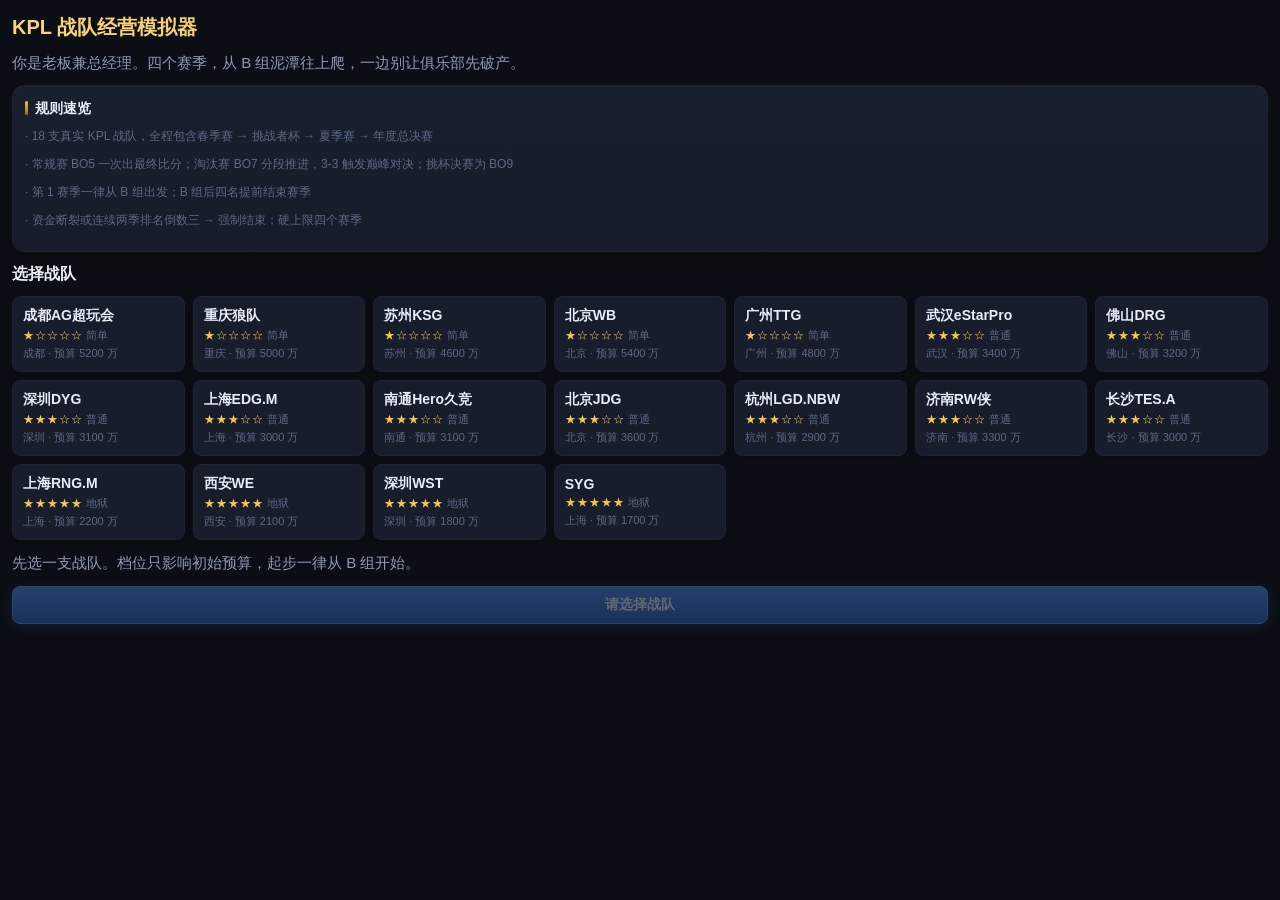
<file: index.html>
<!DOCTYPE html>
<html lang="zh-CN">
<head>
<meta charset="utf-8">
<meta name="viewport" content="width=device-width, initial-scale=1, viewport-fit=cover">
<meta name="theme-color" content="#0b0e14">
<title>KPL 战队经营模拟器</title>
<link rel="stylesheet" href="src/ui/style.css">
</head>
<body>
  <div id="app">
    <header id="topbar"></header>
    <main id="screen" aria-live="polite"></main>
    <nav id="tabbar"></nav>
  </div>
  <div id="modal-root"></div>
  <div id="toast-root"></div>
  <script type="module" src="src/ui/app.js"></script>
</body>
</html>
</file>
<file: src/ui/style.css>
/* KPL 战队经营模拟器 —— 单文件样式表
   深色电竞风，移动端优先，桌面端限制最大宽度居中 */
:root {
  --bg: #0b0e14;
  --bg-soft: #121722;
  --bg-card: #171d2b;
  --bg-hi: #1e2637;
  --line: #263048;
  --line-soft: #1c2333;
  --txt: #e8edf7;
  --txt-dim: #8e9ab4;
  --txt-mute: #5d6883;
  --gold: #f5c451;
  --gold-dim: #8a6d24;
  --blue: #4a9eff;
  --green: #35d07f;
  --red: #ff5f6d;
  --purple: #a97bff;
  --radius: 12px;
  --radius-sm: 8px;
  --shadow: 0 6px 24px rgba(0, 0, 0, .35);
}

* { box-sizing: border-box; -webkit-tap-highlight-color: transparent; }

html, body {
  margin: 0;
  padding: 0;
  background: var(--bg);
  color: var(--txt);
  font-family: -apple-system, BlinkMacSystemFont, "Segoe UI", "PingFang SC",
    "Hiragino Sans GB", "Microsoft YaHei", sans-serif;
  font-size: 15px;
  line-height: 1.5;
  overscroll-behavior-y: none;
}

#app {
  display: flex;
  flex-direction: column;
  min-height: 100vh;
  max-width: 780px;
  margin: 0 auto;
  background: linear-gradient(180deg, #0d1119 0%, #0b0e14 100%);
}

/* ── 顶栏 ───────────────────────────────────────────── */
#topbar {
  position: sticky;
  top: 0;
  z-index: 30;
  background: rgba(13, 17, 25, .94);
  backdrop-filter: blur(12px);
  border-bottom: 1px solid var(--line-soft);
  padding: 10px 14px 8px;
}
.tb-row { display: flex; align-items: center; gap: 10px; }
.tb-team { font-weight: 700; font-size: 16px; letter-spacing: .5px; }
.tb-div {
  font-size: 11px; font-weight: 700; padding: 1px 7px; border-radius: 20px;
  background: var(--bg-hi); color: var(--gold); border: 1px solid var(--gold-dim);
}
.tb-stage { flex: 1; text-align: right; font-size: 12px; color: var(--txt-dim); }
.tb-stats { display: flex; gap: 14px; margin-top: 6px; font-size: 12px; color: var(--txt-dim); }
.tb-stats b { color: var(--txt); font-weight: 600; }
.tb-stats .danger b { color: var(--red); }
.tb-stats .good b { color: var(--green); }

/* ── 屏幕 ───────────────────────────────────────────── */
#screen { flex: 1; padding: 14px; padding-bottom: 84px; }
h1, h2, h3 { margin: 0 0 10px; font-weight: 700; }
h1 { font-size: 20px; }
h2 { font-size: 16px; color: var(--txt); }
h3 { font-size: 14px; color: var(--txt-dim); font-weight: 600; letter-spacing: .3px; }
p { margin: 0 0 10px; }
.dim { color: var(--txt-dim); }
.mute { color: var(--txt-mute); font-size: 12px; }
.gold { color: var(--gold); }
.green { color: var(--green); }
.red { color: var(--red); }
.blue { color: var(--blue); }
.center { text-align: center; }
.row { display: flex; align-items: center; gap: 8px; }
.row.between { justify-content: space-between; }
.wrap { flex-wrap: wrap; }
.grow { flex: 1; }
.mt { margin-top: 12px; }
.mb { margin-bottom: 12px; }

/* ── 卡片 ───────────────────────────────────────────── */
.card {
  background: var(--bg-card);
  border: 1px solid var(--line-soft);
  border-radius: var(--radius);
  padding: 12px;
  margin-bottom: 10px;
}
.card.hi { border-color: var(--line); background: var(--bg-hi); }
.card.gold { border-color: var(--gold-dim); }
.card.danger { border-color: #5c2530; background: #1d1319; }
.card-title { font-weight: 700; margin-bottom: 8px; font-size: 14px; display: flex; align-items: center; gap: 6px; }
.card-title .tag { margin-left: auto; }

/* ── 按钮 ───────────────────────────────────────────── */
button {
  font-family: inherit;
  font-size: 14px;
  color: var(--txt);
  background: var(--bg-hi);
  border: 1px solid var(--line);
  border-radius: var(--radius-sm);
  padding: 9px 14px;
  cursor: pointer;
  transition: transform .06s, background .15s;
}
button:active { transform: scale(.97); }
button:disabled { opacity: .4; cursor: not-allowed; }
button.primary {
  background: linear-gradient(180deg, #3d7ee0, #2f66bb);
  border-color: #4a86e8; font-weight: 700;
}
button.gold { background: linear-gradient(180deg, #d8a93c, #b8862a); border-color: #e8c060; color: #1a1405; font-weight: 700; }
button.ghost { background: transparent; }
button.small { padding: 5px 10px; font-size: 12px; }
button.block { width: 100%; display: block; }

.btn-row { display: flex; gap: 8px; }
.btn-row > button { flex: 1; }

/* ── 底部动作区 ─────────────────────────────────────── */
#tabbar {
  position: fixed;
  bottom: 0; left: 0; right: 0;
  max-width: 780px;
  margin: 0 auto;
  display: flex;
  background: rgba(13, 17, 25, .96);
  backdrop-filter: blur(12px);
  border-top: 1px solid var(--line-soft);
  padding: 6px 6px calc(6px + env(safe-area-inset-bottom));
  z-index: 30;
}
#tabbar button {
  flex: 1; background: none; border: none; padding: 8px 4px;
  font-size: 11px; color: var(--txt-mute); display: flex;
  flex-direction: column; align-items: center; gap: 3px;
}
#tabbar button.on { color: var(--gold); }
#tabbar button .ico { font-size: 17px; line-height: 1; }

/* ── 表格 / 榜单 ────────────────────────────────────── */
table { width: 100%; border-collapse: collapse; font-size: 13px; }
th, td { padding: 6px 4px; text-align: left; border-bottom: 1px solid var(--line-soft); }
th { color: var(--txt-mute); font-weight: 600; font-size: 11px; letter-spacing: .4px; }
td.num, th.num { text-align: center; width: 34px; }
tr.me td { background: rgba(245, 196, 81, .10); color: var(--gold); font-weight: 700; }
tr.elim td { opacity: .38; }
tr.advance td { border-left: 2px solid var(--green); }
tr.relegate td { border-left: 2px solid var(--red); }

.div-head {
  display: flex; align-items: center; gap: 8px; margin: 14px 0 6px;
  font-weight: 700; font-size: 14px;
}
.div-head .badge {
  width: 22px; height: 22px; border-radius: 6px; display: grid; place-items: center;
  font-size: 12px; font-weight: 800;
}
.badge.S { background: linear-gradient(180deg, #f5c451, #c9992c); color: #1a1405; }
.badge.A { background: linear-gradient(180deg, #7fb2ff, #4a7fd0); color: #06121f; }
.badge.B { background: linear-gradient(180deg, #6b7590, #4a5368); color: #0d1017; }

/* ── 比分卡 ─────────────────────────────────────────── */
.score-line {
  display: flex; align-items: center; gap: 8px;
  padding: 7px 0; border-bottom: 1px solid var(--line-soft);
  font-size: 14px;
}
.score-line:last-child { border-bottom: none; }
.score-line .t { flex: 1; }
.score-line .t.right { text-align: right; }
.score-line .sc {
  font-weight: 800; font-variant-numeric: tabular-nums; min-width: 46px;
  text-align: center; letter-spacing: .5px;
}
.score-line.win .sc { color: var(--green); }
.score-line.lose .sc { color: var(--red); }
.score-line.mine { background: rgba(74, 158, 255, .09); border-radius: 6px; padding: 7px 6px; }
.score-line .flag { font-size: 10px; color: var(--txt-mute); }
.score-line .flag.m { color: var(--gold); }
.score-line .flag.e { color: var(--txt-dim); }

/* 对局小圆点 */
.games { display: flex; gap: 4px; margin-top: 6px; }
.game-dot {
  width: 20px; height: 20px; border-radius: 5px; display: grid; place-items: center;
  font-size: 10px; font-weight: 700; background: var(--bg-soft); color: var(--txt-mute);
}
.game-dot.w { background: rgba(53, 208, 127, .22); color: var(--green); }
.game-dot.l { background: rgba(255, 95, 109, .18); color: var(--red); }
.game-dot.peak { outline: 1px solid var(--gold); }

/* 巅峰对决横幅 */
.peak-banner {
  margin-top: 8px; padding: 8px 10px; border-radius: var(--radius-sm);
  background: linear-gradient(90deg, rgba(245, 196, 81, .18), rgba(169, 123, 255, .18));
  border: 1px solid var(--gold-dim); font-size: 12px; color: var(--gold); font-weight: 600;
}

/* ── 巅峰对决 BP ───────────────────────────────────── */
.peak-meta { display: grid; grid-template-columns: repeat(5, minmax(0, 1fr)); gap: 6px; margin-bottom: 6px; }
.peak-meta-hero {
  background: var(--bg-hi); border: 1px solid var(--line); border-radius: var(--radius-sm);
  padding: 6px 4px; text-align: center; min-width: 0;
}
.peak-meta-hero .mute { font-size: 10px; }
.peak-meta-hero .nm { font-size: 13px; font-weight: 700; overflow: hidden; text-overflow: ellipsis; white-space: nowrap; }
.peak-meta-hero .tag { font-size: 10px; margin-top: 2px; display: inline-block; }
.peak-pick-row {
  display: flex; align-items: center; gap: 8px;
  padding: 6px 0; border-top: 1px solid var(--line-soft); font-size: 12px;
}
.peak-pick-row .pos { flex: none; width: 72px; color: var(--txt-dim); }
.peak-pick-row .grow { display: flex; align-items: baseline; gap: 4px; overflow: hidden; }
.peak-pick-row .mute { font-size: 11px; }
.peak-lineup { display: flex; align-items: center; gap: 4px; flex-wrap: wrap; margin-top: 4px; }
.peak-lineup .mute { flex: none; width: 44px; }
.peak-lineup .pill { font-size: 11px; padding: 2px 6px; }
/* 对手 BP 习惯 */
.peak-habit { display: grid; grid-template-columns: repeat(5, minmax(0, 1fr)); gap: 6px; margin-bottom: 6px; }
.peak-habit-hero {
  background: rgba(255, 95, 109, .08); border: 1px solid var(--line); border-radius: var(--radius-sm);
  padding: 5px 4px; text-align: center; min-width: 0;
}
.peak-habit-hero .mute { font-size: 10px; }
.peak-habit-hero .nm { font-size: 13px; font-weight: 700; overflow: hidden; text-overflow: ellipsis; white-space: nowrap; }
.hero-picker { display: grid; grid-template-columns: repeat(2, minmax(0, 1fr)); gap: 6px; max-height: 60vh; overflow-y: auto; }
.hero-opt {
  display: flex; align-items: center; gap: 6px; padding: 8px; border-radius: var(--radius-sm);
  background: var(--bg-hi); border: 1px solid var(--line); cursor: pointer; font-size: 13px;
}
.hero-opt:hover { border-color: var(--gold-dim); }
.hero-opt.on { border-color: var(--gold); background: rgba(245, 196, 81, .1); }
.hero-opt b { flex: 1; }
.hero-opt .tag { font-size: 10px; }
.hero-opt .mute { font-size: 11px; }

/* ── 阶段进度 ───────────────────────────────────────── */
.stage-strip { display: flex; gap: 4px; margin-bottom: 12px; }
.stage-strip .seg {
  flex: 1; height: 4px; border-radius: 2px; background: var(--bg-hi);
}
.stage-strip .seg.done { background: var(--gold-dim); }
.stage-strip .seg.now { background: var(--gold); }

/* ── 选手卡 ─────────────────────────────────────────── */
.p-grid { display: grid; grid-template-columns: repeat(auto-fill, minmax(150px, 1fr)); gap: 8px; }
.p-card {
  background: var(--bg-card); border: 1px solid var(--line-soft);
  border-radius: var(--radius-sm); padding: 9px;
}
.p-card.starter { border-color: var(--line); }
.p-card .nm { font-weight: 700; font-size: 14px; }
.p-card .role { font-size: 11px; color: var(--txt-mute); }
.p-card .ovr { font-size: 19px; font-weight: 800; font-variant-numeric: tabular-nums; }
.p-card .bar { height: 3px; background: var(--bg-hi); border-radius: 2px; margin-top: 6px; overflow: hidden; }
.p-card .bar > i { display: block; height: 100%; background: linear-gradient(90deg, #4a9eff, #35d07f); }

/* ── 弹窗 ───────────────────────────────────────────── */
#modal-root:empty { display: none; }
.modal-bg {
  position: fixed; inset: 0; background: rgba(4, 6, 10, .78);
  display: grid; place-items: center; padding: 18px; z-index: 100;
  animation: fade .16s ease;
}
.modal {
  width: 100%; max-width: 460px; max-height: 88vh; overflow-y: auto;
  background: var(--bg-card); border: 1px solid var(--line);
  border-radius: 14px; padding: 16px; box-shadow: var(--shadow);
  animation: pop .18s ease;
}
.modal h2 { margin-bottom: 10px; }
@keyframes fade { from { opacity: 0; } }
@keyframes pop { from { transform: translateY(10px) scale(.98); opacity: 0; } }

/* ── 提示条 ─────────────────────────────────────────── */
#toast-root { position: fixed; bottom: 78px; left: 0; right: 0; z-index: 120; pointer-events: none; }
.toast {
  max-width: 420px; margin: 6px auto; padding: 9px 14px; border-radius: 20px;
  background: rgba(30, 38, 55, .96); border: 1px solid var(--line);
  font-size: 13px; text-align: center; box-shadow: var(--shadow);
  animation: fade .2s ease;
}

/* ── 选队页 ─────────────────────────────────────────── */
.team-pick {
  display: grid; grid-template-columns: repeat(auto-fill, minmax(160px, 1fr)); gap: 8px;
}
.team-opt {
  text-align: left; padding: 10px; border-radius: var(--radius-sm);
  background: var(--bg-card); border: 1px solid var(--line-soft);
}
.team-opt.on { border-color: var(--gold); background: rgba(245, 196, 81, .09); }
.team-opt .nm { font-weight: 700; font-size: 14px; }
.team-opt .mt-line { font-size: 11px; color: var(--txt-mute); margin-top: 3px; }
.stars { color: var(--gold); letter-spacing: 1px; font-size: 11px; }

/* ── 年度积分 / 荣誉 ────────────────────────────────── */
.pill {
  display: inline-block; padding: 2px 8px; border-radius: 20px;
  font-size: 11px; background: var(--bg-hi); color: var(--txt-dim);
  border: 1px solid var(--line-soft); margin: 0 4px 4px 0;
}
.pill.gold { color: var(--gold); border-color: var(--gold-dim); }
.pill.blue { color: var(--blue); border-color: #26456e; }
.pill.green { color: var(--green); border-color: #1f5c3d; }

.honor-wall { display: flex; flex-wrap: wrap; gap: 6px; }

/* ── 大字数字 ───────────────────────────────────────── */
.big { font-size: 26px; font-weight: 800; font-variant-numeric: tabular-nums; }
.stat-box { text-align: center; flex: 1; }
.stat-box .k { font-size: 11px; color: var(--txt-mute); }
.stat-box .v { font-size: 17px; font-weight: 700; font-variant-numeric: tabular-nums; }

.split { display: flex; gap: 8px; }
.split > * { flex: 1; }

.ledger { font-size: 13px; }
.ledger .li { display: flex; justify-content: space-between; padding: 4px 0; border-bottom: 1px solid var(--line-soft); }
.ledger .li:last-child { border-bottom: none; }
.ledger .li.total { font-weight: 700; border-top: 1px solid var(--line); margin-top: 4px; padding-top: 7px; }

/* ── 训练中心 / 资金决策 ─────────────────────────────── */
.btn-col { display: flex; flex-direction: column; gap: 6px; }
.btn-col > button { width: 100%; }
.train-row {
  display: flex; align-items: center; gap: 8px;
  padding: 5px 0; border-top: 1px solid var(--line-soft);
}
.train-row:first-of-type { border-top: none; }

/* ── 抽卡建队 ───────────────────────────────────────── */
.draft-row {
  display: flex; align-items: center; gap: 8px;
  padding: 7px 0; border-bottom: 1px solid var(--line-soft);
}
.draft-row:last-child { border-bottom: none; }
.draft-role { width: 52px; flex: none; font-size: 12px; color: var(--txt-dim); }
.draft-card { flex: 1; min-width: 0; }
.draft-ovr { font-weight: 800; color: var(--gold); font-variant-numeric: tabular-nums; }

/* 稀有度徽章 */
.rarity {
  font-size: 10px; font-weight: 700; padding: 2px 8px; border-radius: 20px;
  border: 1px solid var(--line); background: var(--bg-hi); white-space: nowrap;
}
.rarity.tone-gold { color: #1a1405; background: linear-gradient(180deg, #f5c451, #c9992c); border-color: #e8c060; }
.rarity.tone-purple { color: #f2ecff; background: linear-gradient(180deg, #7d4fd0, #5b35a3); border-color: #a97bff; }
.rarity.tone-blue { color: #06121f; background: linear-gradient(180deg, #7fb2ff, #4a7fd0); border-color: #4a86e8; }
.rarity.tone-plain { color: var(--txt-mute); }

/* ── 球员剧情线：性格 / 成长弧 / 采访 ─────────────────── */
.p-card.clickable { cursor: pointer; }
.p-card.clickable:active { transform: scale(.99); }
.p-card.clickable:hover { border-color: var(--line); }

/* 性格 / 成长弧标签：按 tone 上色 */
.pill.tone-gold { color: var(--gold); border-color: var(--gold-dim); }
.pill.tone-red { color: var(--red); border-color: #5c2530; }
.pill.tone-green { color: var(--green); border-color: #1f5c3d; }
.pill.tone-blue { color: var(--blue); border-color: #26456e; }
.pill.tone-purple { color: var(--purple); border-color: #40305e; }
.pill.trait { background: rgba(255, 255, 255, .03); }

/* 迷你成长曲线 */
.grow-bars {
  display: flex; align-items: flex-end; gap: 8px;
  height: 96px; margin-top: 10px; padding: 6px 2px 0;
  border-bottom: 1px solid var(--line-soft);
}
.grow-bars .gb {
  flex: 1; display: flex; flex-direction: column; align-items: center;
  justify-content: flex-end; height: 100%;
}
.grow-bars .gb .bar {
  width: 60%; min-height: 6px; border-radius: 4px 4px 0 0;
  background: linear-gradient(180deg, #4a9eff, #35d07f);
}
.grow-bars .gb.down .bar { background: linear-gradient(180deg, #ff8a5c, #ff5f6d); }
.grow-bars .gb .lb { font-size: 10px; color: var(--txt-mute); margin-top: 4px; }
.grow-bars .gb .val { font-size: 10px; color: var(--txt-dim); font-variant-numeric: tabular-nums; }

/* 赛后采访 */
.interview {
  margin-top: 8px; padding: 8px 10px; border-radius: var(--radius-sm);
  background: var(--bg-soft); border-left: 3px solid var(--line);
}
.interview.win { border-left-color: var(--green); }
.interview.lose { border-left-color: var(--red); }
.interview .who { font-size: 12px; font-weight: 700; }
.interview .said { font-size: 13px; color: var(--txt-dim); margin-top: 3px; }

/* 更衣室 / 焦点故事行 */
.locker-row {
  padding: 8px 0; border-bottom: 1px solid var(--line-soft); cursor: pointer;
}
.locker-row:last-child { border-bottom: none; }
.locker-row:hover { background: rgba(255, 255, 255, .02); }

/* 语录 */
.quote {
  font-size: 13px; color: var(--txt-dim); font-style: italic;
  border-left: 2px solid var(--gold-dim); padding: 2px 0 2px 10px; margin: 8px 0 0;
}


/* ══════════════════ 工作台：2×2 网格（三角落常驻 + 中央页签切换） ══════════════════ */
.workbench {
  display: grid;
  grid-template-areas:
    "workspace match"
    "board     next";
  /* 左上工作台给足宽度（约 7 成），右栏只放信息 */
  grid-template-columns: minmax(0, 2.1fr) minmax(0, 1fr);
  grid-template-rows: minmax(0, 1fr) minmax(0, auto);
  gap: 10px;
  height: 100%;
  min-height: 0;
}
/* 工作台主区域：内容压缩到一屏；万一超长则内部滚动兜底（不裁剪） */
.panel-workspace { grid-area: workspace; min-height: 0; overflow-y: auto; }
.panel-match      { grid-area: match; }
.panel-board      { grid-area: board; }
.panel-next       { grid-area: next; }

.panel-workspace, .panel-board, .panel-match, .panel-squad, .panel-next {
  background: var(--bg-card);
  border: 1px solid var(--line);
  border-radius: var(--radius);
  padding: 10px 11px;
  min-width: 0;
}
.panel-board, .panel-match, .panel-squad, .panel-next { overflow-y: auto; }
.panel-title {
  display: flex; align-items: center; justify-content: space-between; gap: 6px;
  font-size: 13px; font-weight: 700; margin-bottom: 6px;
}

/* 右下：下一步/推进按钮面板 */
.panel-next { display: flex; flex-direction: column; justify-content: center; }
.panel-next .primary { width: 100%; font-size: 14px; padding: 12px; }

/* 左下：历史战绩（荣誉 + 名次 + 交战记录） */
.history { display: flex; flex-direction: column; gap: 8px; }
.his-sec { display: flex; flex-direction: column; gap: 2px; }
.his-title { font-size: 11px; color: var(--txt-dim); font-weight: 700; margin-bottom: 2px; }
.his-honor { font-size: 12px; color: var(--gold); }
.his-rank { font-size: 12px; color: var(--txt); }
.his-h2h { display: flex; align-items: center; gap: 6px; font-size: 12px; padding: 1px 0; border-top: 1px solid var(--line-soft); }
.his-h2h .nm { flex: 1; overflow: hidden; text-overflow: ellipsis; white-space: nowrap; }
.his-h2h .rec { font-variant-numeric: tabular-nums; }
.his-h2h .rec.win { color: var(--green); }
.his-h2h .rec.lose { color: var(--red); }
.his-h2h .last { font-size: 11px; color: var(--txt-mute); }

/* 左下：常规赛积分榜（保留，供窄屏/页签使用） */
.board-table { display: flex; flex-direction: column; gap: 9px; }
.board-row {
  display: flex; align-items: center; gap: 6px;
  font-size: 12px; padding: 2px 0; border-top: 1px solid var(--line-soft);
}
.board-row .pos { width: 14px; color: var(--txt-mute); font-variant-numeric: tabular-nums; }
.board-row .nm { flex: 1; overflow: hidden; text-overflow: ellipsis; white-space: nowrap; }
.board-row .rec { color: var(--txt-dim); font-variant-numeric: tabular-nums; }
.board-row .net { width: 26px; text-align: right; color: var(--txt-mute); font-variant-numeric: tabular-nums; }
.board-row.mine { color: var(--gold); font-weight: 700; }
.board-row.mine .rec, .board-row.mine .net { color: var(--gold); }

/* 左下：淘汰赛对阵图（官方赛程图样式：横向分层树） */
.bk2 { overflow-x: auto; overflow-y: hidden; }
.bk2-grid { display: flex; gap: 10px; align-items: stretch; min-width: 300px; }
.bk2-stack { display: flex; flex-direction: column; gap: 8px; justify-content: space-around; flex: 1 1 0; }
.bk2-col { display: flex; flex-direction: column; gap: 4px; flex: 1 1 0; }
.bk2-col-title {
  font-size: 10px; color: var(--txt-dim); font-weight: 700;
  border-left: 3px solid var(--gold-dim); padding-left: 4px; margin-bottom: 2px;
}
.bk2-col.wb .bk2-col-title { border-left-color: var(--gold); }
.bk2-col.f .bk2-col-title { border-left-color: var(--gold); color: var(--gold); }
.bk2-node {
  border: 1px solid var(--line); border-radius: 6px;
  background: var(--bg-hi); overflow: hidden;
  position: relative; flex: none;
}
.bk2-node::after {
  /* 晋级连接线：从节点右侧伸出一段横线 */
  content: ''; position: absolute; right: -8px; top: 50%;
  width: 8px; height: 2px; background: var(--line);
}
.bk2-col:last-child .bk2-node::after { display: none; }
.bk2-node.mine { border-color: var(--gold); }
.bk2-row {
  display: flex; align-items: center; gap: 4px;
  font-size: 11px; padding: 2px 5px; line-height: 1.35;
}
.bk2-row + .bk2-row { border-top: 1px solid var(--line-soft); }
.bk2-team { flex: 1; overflow: hidden; text-overflow: ellipsis; white-space: nowrap; min-width: 0; }
.bk2-team.win { color: var(--green); font-weight: 700; }
.bk2-team.lose { color: var(--txt-mute); text-decoration: line-through; }
.bk2-score { width: 12px; flex: none; text-align: center; color: var(--txt-dim); font-variant-numeric: tabular-nums; }
/* 保留旧的 .brk-* 以兼容（如有残留） */
.brk-sec { margin-bottom: 8px; }
.brk-title { font-size: 11px; color: var(--txt-dim); margin-bottom: 3px; }

/* 右下：战队情况 */
.mini-stats { display: grid; grid-template-columns: repeat(3, minmax(0, 1fr)); gap: 4px; margin-bottom: 6px; }
.mini-stats .ms { background: var(--bg-hi); border-radius: var(--radius-sm); padding: 4px 6px; text-align: center; min-width: 0; }
.mini-stats .ms .k { display: block; font-size: 10px; color: var(--txt-mute); }
.mini-stats .ms b { font-size: 12px; }
.squad-list { display: flex; flex-direction: column; }
.squad-row {
  display: flex; align-items: center; gap: 6px;
  font-size: 12px; padding: 4px 0; border-top: 1px solid var(--line-soft); cursor: pointer;
}
.squad-row:first-child { border-top: none; }
.squad-row .role { width: 40px; flex: none; color: var(--txt-dim); font-size: 11px; }
.squad-row .nm { flex: 1; overflow: hidden; text-overflow: ellipsis; white-space: nowrap; }
.squad-row .ovr { color: var(--gold); font-weight: 700; font-variant-numeric: tabular-nums; }
.panel-match .games { margin-top: 4px; }

/* ══════════════════ 整屏不滚动：外壳改为占满视口的弹性布局 ══════════════════
   目标：主界面永远是一屏，不出现整页上下滚动条；需要时由各个面板内部滚动。
   建队页 / 休赛期表单内容较长，会移除 #screen 的 locked 类，恢复内部滚动。 */
html, body { height: 100%; overflow: hidden; }

#app {
  height: 100vh;
  height: 100dvh;
  max-width: 1500px;
  overflow: hidden;
}
#topbar {
  position: static;
  flex: 0 0 auto;
  padding: 8px 14px 7px;
}
#topbar:empty { display: none; }
#screen {
  flex: 1 1 auto;
  min-height: 0;
  overflow-y: auto;
  padding: 12px;
}
#screen.locked {
  overflow: hidden;
  /* 锁定模式下让 .workbench 能可靠地撑满整屏（flex 列 + 子项 stretch） */
  display: flex;
  flex-direction: column;
}
#tabbar {
  position: static;
  flex: 0 0 auto;
  max-width: none;
  margin: 0;
  padding-top: 4px;
  padding-bottom: max(4px, env(safe-area-inset-bottom));
}
#tabbar:empty { display: none; }

/* 工作台：撑满 #screen 的可用高度 */
.workbench {
  flex: 1 1 auto;
  min-height: 0;
  align-items: stretch;
  /* 兜底：即便父级不是 flex 容器，也尽量占满 */
  height: 100%;
}

/* 细滚动条（只在面板内部出现） */
.panel-workspace, .panel-board, .panel-match, .panel-squad, .panel-next, #screen {
  scrollbar-width: thin;
  scrollbar-color: var(--line) transparent;
}
.panel-workspace::-webkit-scrollbar, .panel-board::-webkit-scrollbar,
.panel-match::-webkit-scrollbar, .panel-squad::-webkit-scrollbar,
.panel-next::-webkit-scrollbar, #screen::-webkit-scrollbar { width: 6px; height: 6px; }
.panel-workspace::-webkit-scrollbar-thumb, .panel-board::-webkit-scrollbar-thumb,
.panel-match::-webkit-scrollbar-thumb, .panel-squad::-webkit-scrollbar-thumb,
.panel-next::-webkit-scrollbar-thumb, #screen::-webkit-scrollbar-thumb { background: var(--line); border-radius: 3px; }
.panel-workspace::-webkit-scrollbar-track, .panel-board::-webkit-scrollbar-track,
.panel-match::-webkit-scrollbar-track, .panel-squad::-webkit-scrollbar-track,
.panel-next::-webkit-scrollbar-track, #screen::-webkit-scrollbar-track { background: transparent; }

/* 左下积分榜：S/A/B 三组并排，撑满整行，不留空白 */
.board-split {
  display: grid;
  grid-template-columns: minmax(0, 1.7fr) minmax(0, 1fr);
  gap: 10px;
  align-items: start;
}
.board-table {
  display: grid;
  grid-template-columns: repeat(3, minmax(0, 1fr));
  gap: 8px;
}
.board-head {
  display: flex; align-items: center; gap: 5px;
  font-size: 12px; margin-bottom: 3px;
}
.board-head .mute { font-size: 10px; margin-left: auto; }
.board-row { font-size: 12px; padding: 1px 0; }
.board-row .nm { min-width: 0; }
.board-row .rec { font-size: 11px; }

/* 工作台里的卡片收紧一点，尽量一屏放下 */
.panel-workspace .card { padding: 8px 10px; margin-bottom: 0; }
.panel-workspace .card-title { font-size: 13px; margin-bottom: 3px; }
.panel-workspace h1 { font-size: 16px; margin-bottom: 5px; }
.panel-workspace h2 { font-size: 14px; margin: 4px 0 6px; }
.panel-workspace p { margin-bottom: 6px; }
.panel-workspace .card + .card { margin-top: 6px; }

/* 训练页：一行一名球员，保证工作台一屏放下 */
.tr-rows { display: flex; flex-direction: column; gap: 4px; }
.tr-row {
  display: grid;
  grid-template-columns: minmax(70px, 1.2fr) repeat(5, minmax(0, 1fr));
  gap: 4px; align-items: center;
  background: var(--bg-hi); border-radius: var(--radius-sm);
  padding: 4px 6px;
}
.tr-row.tr-head { background: none; padding: 0 6px; }
.tr-row.tr-head span { font-size: 10px; color: var(--txt-mute); font-weight: 700; text-align: center; }
.tr-row.tr-head .tr-p { text-align: left; }
.tr-p { display: flex; align-items: baseline; gap: 2px; overflow: hidden; cursor: pointer; min-width: 0; }
.tr-p b { font-size: 12px; overflow: hidden; text-overflow: ellipsis; white-space: nowrap; }
.tr-p .gold { font-size: 12px; }
.tr-btn { width: 100%; padding: 5px 2px; font-size: 11px; text-align: center; }

/* 近五场战绩里的胜负小点 */
.his-h2h .dot { flex: none; width: 20px; text-align: center; font-size: 10px; border-radius: 4px; }
.his-h2h .dot.w { background: rgba(53, 208, 127, .15); color: var(--green); }
.his-h2h .dot.l { background: rgba(255, 95, 109, .15); color: var(--red); }

/* 窄屏（不分栏时由 JS 直接渲染整页，这里只做兜底）：放开滚动 */
@media (max-width: 1099px) {
  #screen.locked { overflow-y: auto; }
  .workbench { height: auto; }
  .panel-workspace, .panel-board, .panel-match, .panel-squad, .panel-next {
    overflow-y: visible; min-height: 0;
  }
  .board-table { grid-template-columns: repeat(3, minmax(0, 1fr)); }
}

/* ══════════════════ 视觉增强（v1.9 整体美化） ══════════════════ */

/* 背景氛围：顶部金色光晕 + 底部蓝紫光晕，营造电竞舞台感 */
body::before {
  content: ''; position: fixed; inset: 0; z-index: -1; pointer-events: none;
  background:
    radial-gradient(900px 420px at 50% -8%, rgba(245, 196, 81, .10), transparent 60%),
    radial-gradient(720px 420px at 85% 110%, rgba(74, 158, 255, .10), transparent 60%),
    radial-gradient(620px 380px at 12% 108%, rgba(169, 123, 255, .08), transparent 60%);
}
#app {
  max-width: 1500px;
  background: transparent;
}

/* 卡片：更精致的边框与内发光 */
.card {
  border: 1px solid var(--line-soft);
  background: linear-gradient(180deg, rgba(30, 38, 55, .72), rgba(23, 29, 43, .9));
  box-shadow: 0 1px 0 rgba(255, 255, 255, .02) inset, 0 8px 20px rgba(0, 0, 0, .18);
}
.card.hi { border-color: var(--line); background: linear-gradient(180deg, rgba(38, 48, 70, .75), rgba(30, 38, 55, .9)); }
.card.gold {
  border-color: var(--gold-dim);
  background: linear-gradient(180deg, rgba(245, 196, 81, .08), rgba(23, 29, 43, .92));
  box-shadow: 0 0 0 1px rgba(245, 196, 81, .12) inset, 0 10px 26px rgba(0, 0, 0, .28);
}

/* 卡片标题：左侧金色竖条，强化层级 */
.card-title { position: relative; padding-left: 10px; }
.card-title::before {
  content: ''; position: absolute; left: 0; top: 50%; transform: translateY(-50%);
  width: 3px; height: 14px; border-radius: 2px;
  background: linear-gradient(180deg, var(--gold), var(--gold-dim));
}

/* 面板标题：金色装饰 */
.panel-title { position: relative; padding-left: 10px; }
.panel-title::before {
  content: ''; position: absolute; left: 0; top: 50%; transform: translateY(-50%);
  width: 3px; height: 14px; border-radius: 2px;
  background: linear-gradient(180deg, var(--gold), var(--gold-dim));
}

/* 标题 h1：金色渐变文字 */
h1 {
  background: linear-gradient(90deg, #f8d57e, #f5c451 40%, #e8a33c);
  -webkit-background-clip: text; background-clip: text; -webkit-text-fill-color: transparent;
}

/* 按钮：更精致的渐变与阴影，hover 发光 */
button {
  background: linear-gradient(180deg, #232c41, #1b2233);
  box-shadow: 0 2px 6px rgba(0, 0, 0, .25);
}
button:hover:not(:disabled) { border-color: #35455f; }
button.primary {
  background: linear-gradient(180deg, #4a8bee, #3167bf);
  border-color: #5d97f2;
  box-shadow: 0 3px 12px rgba(74, 158, 255, .28);
}
button.primary:hover:not(:disabled) { box-shadow: 0 4px 16px rgba(74, 158, 255, .42); }
button.gold {
  background: linear-gradient(180deg, #e2b24a, #bd8b28);
  border-color: #f0c96a; color: #1a1405;
  box-shadow: 0 3px 12px rgba(245, 196, 81, .3);
}
button.gold:hover:not(:disabled) { box-shadow: 0 4px 18px rgba(245, 196, 81, .45); }

/* 顶栏：金色渐变底线 + 音乐按钮 */
#topbar { border-bottom: 1px solid transparent; border-image: linear-gradient(90deg, transparent, var(--gold-dim), transparent) 1; }
.tb-bgm {
  flex: none; width: 30px; height: 30px; padding: 0;
  border-radius: 50%; display: grid; place-items: center; font-size: 14px;
}
.tb-team { background: linear-gradient(90deg, #f8d57e, #f5c451); -webkit-background-clip: text; background-clip: text; -webkit-text-fill-color: transparent; }

/* 底部导航：激活态金色光晕 */
#tabbar button.on { color: var(--gold); text-shadow: 0 0 12px rgba(245, 196, 81, .5); }
#tabbar button.on .ico { transform: translateY(-1px); }

/* 比分卡数字：更醒目 */
.score-line .sc { color: var(--txt); }

/* 小圆点：圆润 + 微光 */
.game-dot { border-radius: 50%; box-shadow: 0 1px 3px rgba(0, 0, 0, .3); }
.game-dot.w { box-shadow: 0 0 8px rgba(53, 208, 127, .35); }
.game-dot.l { box-shadow: 0 0 8px rgba(255, 95, 109, .3); }

/* 滚动条：金色系 */
.panel-workspace::-webkit-scrollbar-thumb, .panel-board::-webkit-scrollbar-thumb,
.panel-match::-webkit-scrollbar-thumb, .panel-squad::-webkit-scrollbar-thumb,
.panel-next::-webkit-scrollbar-thumb, #screen::-webkit-scrollbar-thumb,
.modal::-webkit-scrollbar-thumb, .hero-picker::-webkit-scrollbar-thumb {
  background: var(--gold-dim); border-radius: 3px;
}

/* 巅峰对决：整卡金色光晕氛围 */
.card.gold .card-title::before { background: linear-gradient(180deg, #ffe08a, #f5c451); }
.peak-banner { box-shadow: 0 4px 16px rgba(245, 196, 81, .15); }

/* 英雄选择器选项：hover 精致 */
.hero-opt { transition: border-color .12s, transform .06s, background .12s; }
.hero-opt:hover { border-color: var(--gold); background: rgba(245, 196, 81, .06); }
.hero-opt:active { transform: scale(.98); }
.hero-opt.on { box-shadow: 0 0 0 1px var(--gold) inset; }

/* 工作台面板：微妙的背景层次 */
.panel-workspace, .panel-board, .panel-match, .panel-next, .panel-squad {
  background: linear-gradient(180deg, rgba(23, 29, 43, .8), rgba(18, 23, 34, .88));
}

/* 树形对阵图节点：赢家高亮微光 */
.bk2-node.mine { box-shadow: 0 0 0 1px var(--gold), 0 4px 12px rgba(245, 196, 81, .18); }

/* 弹窗：精致描边 */
.modal { border-color: var(--line); box-shadow: 0 20px 60px rgba(0, 0, 0, .5); }

/* 提示条：金色描边 */
.toast { border-color: var(--gold-dim); background: linear-gradient(180deg, rgba(38, 48, 70, .97), rgba(30, 38, 55, .97)); }

/* ══════════════════ 巅峰对决金边渐显 + 夺冠捧杯 ══════════════════ */

/* 巅峰对决卡片：金边从无到有渐渐镶嵌 */
.peak-card { position: relative; overflow: hidden; }
.peak-card::before {
  content: ''; position: absolute; inset: 0; border-radius: inherit; pointer-events: none;
  border: 2px solid transparent;
  animation: peak-gold-in 1.6s ease forwards;
}
@keyframes peak-gold-in {
  0%   { border-color: rgba(245, 196, 81, 0); box-shadow: inset 0 0 0 rgba(245, 196, 81, 0); }
  45%  { border-color: rgba(245, 196, 81, .28); }
  100% { border-color: rgba(245, 196, 81, .9); box-shadow: inset 0 0 26px rgba(245, 196, 81, .16); }
}
/* 金边持续呼吸光晕 */
.peak-card::after {
  content: ''; position: absolute; inset: 0; border-radius: inherit; pointer-events: none;
  animation: peak-gold-breathe 3s ease-in-out infinite;
}
@keyframes peak-gold-breathe {
  0%, 100% { box-shadow: inset 0 0 0 rgba(245, 196, 81, 0); }
  50%      { box-shadow: inset 0 0 34px rgba(245, 196, 81, .22); }
}

/* 夺冠捧杯卡片 */
.champion-card {
  position: relative; overflow: hidden;
  margin-top: 10px; padding: 22px 14px; text-align: center;
  border-radius: var(--radius);
  background: linear-gradient(180deg, rgba(245, 196, 81, .12), rgba(23, 29, 43, .94));
  border: 1px solid var(--gold-dim);
  animation: champion-in .8s ease;
}
@keyframes champion-in { from { opacity: 0; transform: translateY(14px); } }
.champion-trophy {
  font-size: 56px; line-height: 1;
  animation: trophy-rise .9s cubic-bezier(.2, .7, .3, 1.2) both;
}
@keyframes trophy-rise { from { opacity: 0; transform: translateY(22px) scale(.7); } to { opacity: 1; transform: translateY(0) scale(1); } }
.champion-title {
  margin-top: 8px; font-size: 22px; font-weight: 800;
  background: linear-gradient(90deg, #ffe08a, #f5c451 45%, #e8a33c);
  -webkit-background-clip: text; background-clip: text; -webkit-text-fill-color: transparent;
}
.champion-sub { margin-top: 4px; font-size: 13px; color: var(--gold); font-weight: 600; }
.champion-rays {
  position: absolute; left: 50%; top: 30px; width: 200px; height: 200px;
  transform: translateX(-50%); pointer-events: none;
  background: radial-gradient(circle, rgba(245, 196, 81, .28), transparent 65%);
  animation: champion-rays 2.4s ease-in-out infinite;
}
@keyframes champion-rays {
  0%, 100% { opacity: .5; transform: translateX(-50%) scale(.9); }
  50%      { opacity: 1; transform: translateX(-50%) scale(1.15); }
}
.champion-card .interview { text-align: left; background: rgba(0, 0, 0, .16); }
</file>
